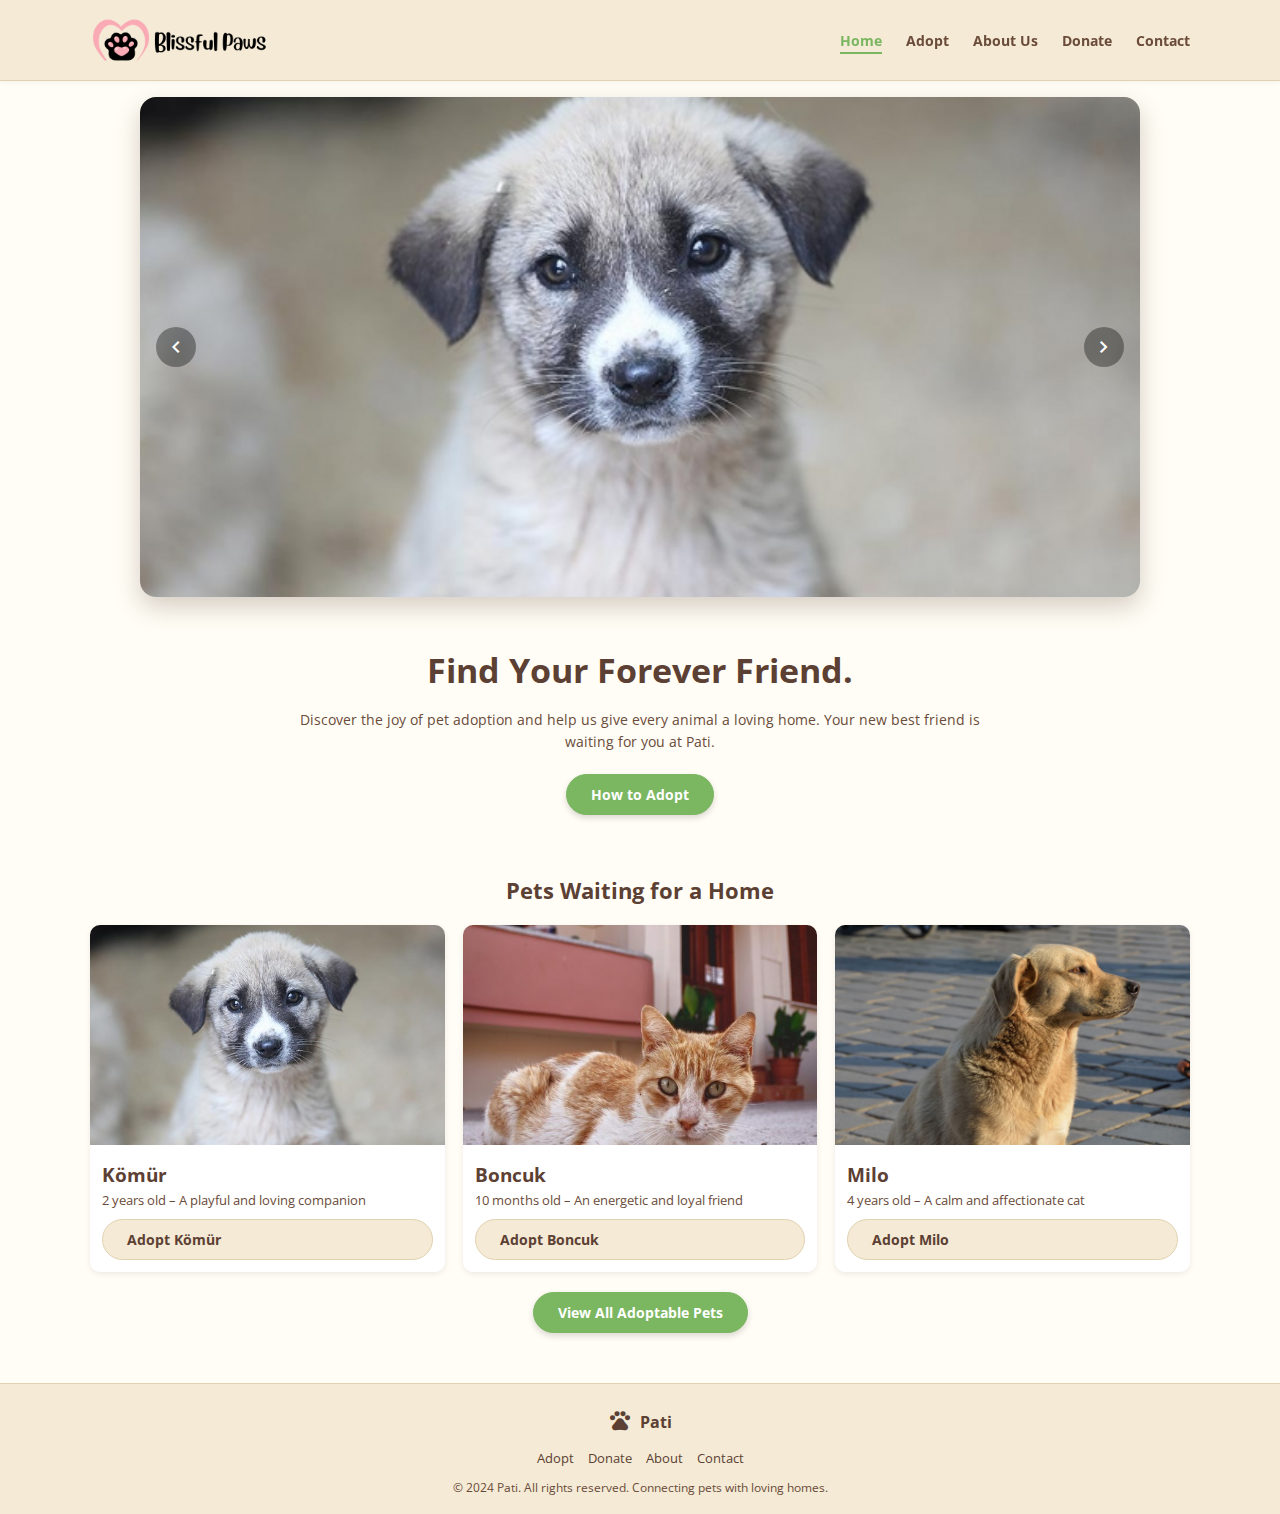
<file: index.html>
<!DOCTYPE html>
<html lang="en">

<head>
  <meta charset="UTF-8" />
  <meta name="viewport" content="width=device-width, initial-scale=1.0" />
  <title>Pati - Find Your Forever Friend</title>

  <!-- Google Fonts (FONTS) -->
  <link rel="preconnect" href="https://fonts.googleapis.com" />
  <link rel="preconnect" href="https://fonts.gstatic.com" crossorigin />
  <link
    href="https://fonts.googleapis.com/css2?family=Poppins:wght@500;700&family=Open+Sans:wght@400;600;700&display=swap"
    rel="stylesheet" />

  <!-- Material Symbols (ICONS) -->
  <link href="https://fonts.googleapis.com/css2?family=Material+Symbols+Outlined" rel="stylesheet" />

  <link rel="stylesheet" href="assets/css/index.css" />
</head>

<body>
  <!-- HEADER / NAVBAR -->
  <header class="site-header">
    <div class="container header-inner">
      <div class="logo-group">
        <a href="index.html" class="logo-link">
          <img src="assets/img/logo.png" alt="Blissful Paws" class="logo-image" />
        </a>
      </div>

      <nav class="main-nav">
        <ul>
          <li><a href="index.html" class="active">Home</a></li>
          <li><a href="adopt.html">Adopt</a></li>
          <li><a href="about.html">About Us</a></li>
          <li><a href="donate.html">Donate</a></li>
          <li><a href="contact.html">Contact</a></li>
        </ul>
      </nav>
    </div>
  </header>

  <main class="main">
    <!-- HERO CAROUSEL -->
    <section class="hero-carousel">
      <div class="hero-carousel-inner">
        <button class="carousel-arrow prev" type="button" aria-label="Previous image">
          <span class="material-symbols-outlined">chevron_left</span>
        </button>

        <div class="carousel-images">
          <img src="assets/img/animal1.jpg" alt="Happy adopted dog looking at the camera"
            class="carousel-image active" />
          <img src="assets/img/animal17.jpg" alt="Cat relaxing in a cozy home" class="carousel-image" />
          <img src="assets/img/animal3.jpg" alt="Volunteer cuddling a rescue dog" class="carousel-image" />
        </div>

        <button class="carousel-arrow next" type="button" aria-label="Next image">
          <span class="material-symbols-outlined">chevron_right</span>
        </button>
      </div>
    </section>
    <section class="hero">
      <div class="container hero-inner">
        <div class="hero-text">
          <h1>Find Your Forever Friend.</h1>
          <p>
            Discover the joy of pet adoption and help us give every animal a loving home.
            Your new best friend is waiting for you at Pati.
          </p>
          <div class="hero-buttons">
            <a href="adopt.html" class="btn btn-primary">How to Adopt</a>
          </div>
        </div>
      </div>
    </section>
  </main>

  <!-- FEATURED PETS -->
  <section class="section featured-pets">
    <div class="container">
      <h2 class="section-title">Pets Waiting for a Home</h2>

      <div class="pet-grid">
        <!-- PET CARD 1 -->
        <article class="pet-card">
          <div class="pet-image-wrapper">
            <img src="assets/img/animal1.jpg" alt="Kömür - a playful and loving companion" class="pet-image" />
          </div>
          <div class="pet-content">
            <h3 class="pet-name">Kömür</h3>
            <p class="pet-info">
              2 years old – A playful and loving companion
            </p>
            <a href="pet.html?id=komur" class="btn btn-secondary btn-full">
              Adopt Kömür
            </a>
          </div>
        </article>

        <!-- PET CARD 2 -->
        <article class="pet-card">
          <div class="pet-image-wrapper">
            <img src="assets/img/animal2.jpg" alt="Boncuk - an energetic and loyal friend" class="pet-image" />
          </div>
          <div class="pet-content">
            <h3 class="pet-name">Boncuk</h3>
            <p class="pet-info">
              10 months old – An energetic and loyal friend
            </p>
            <a href="pet.html?id=boncuk" class="btn btn-secondary btn-full">
              Adopt Boncuk
            </a>
          </div>
        </article>

        <!-- PET CARD 3 -->
        <article class="pet-card">
          <div class="pet-image-wrapper">
            <img src="assets/img/animal3.jpg" alt="Milo - a calm and affectionate cat" class="pet-image" />
          </div>
          <div class="pet-content">
            <h3 class="pet-name">Milo</h3>
            <p class="pet-info">
              4 years old – A calm and affectionate cat
            </p>
            <a href="pet.html?id=milo" class="btn btn-secondary btn-full">
              Adopt Milo
            </a>
          </div>
        </article>
      </div>

      <div class="featured-cta">
        <a href="adopt.html" class="btn btn-primary">
          View All Adoptable Pets
        </a>
      </div>
    </div>
  </section>
  </main>

  <!-- FOOTER -->
  <footer class="site-footer">
    <div class="container footer-inner">
      <div class="footer-brand">
        <div class="logo-icon small">
          <span class="material-symbols-outlined">pets</span>
        </div>
        <span class="footer-logo-text">Pati</span>
      </div>

      <div class="footer-links">
        <a href="adopt.html">Adopt</a>
        <a href="donate.html">Donate</a>
        <a href="about.html">About</a>
        <a href="contact.html">Contact</a>
      </div>

      <p class="footer-bottom">
        © 2024 Pati. All rights reserved. Connecting pets with loving homes.
      </p>
    </div>
  </footer>

  <script src="assets/js/main.js"></script>
</body>

</html>
</file>
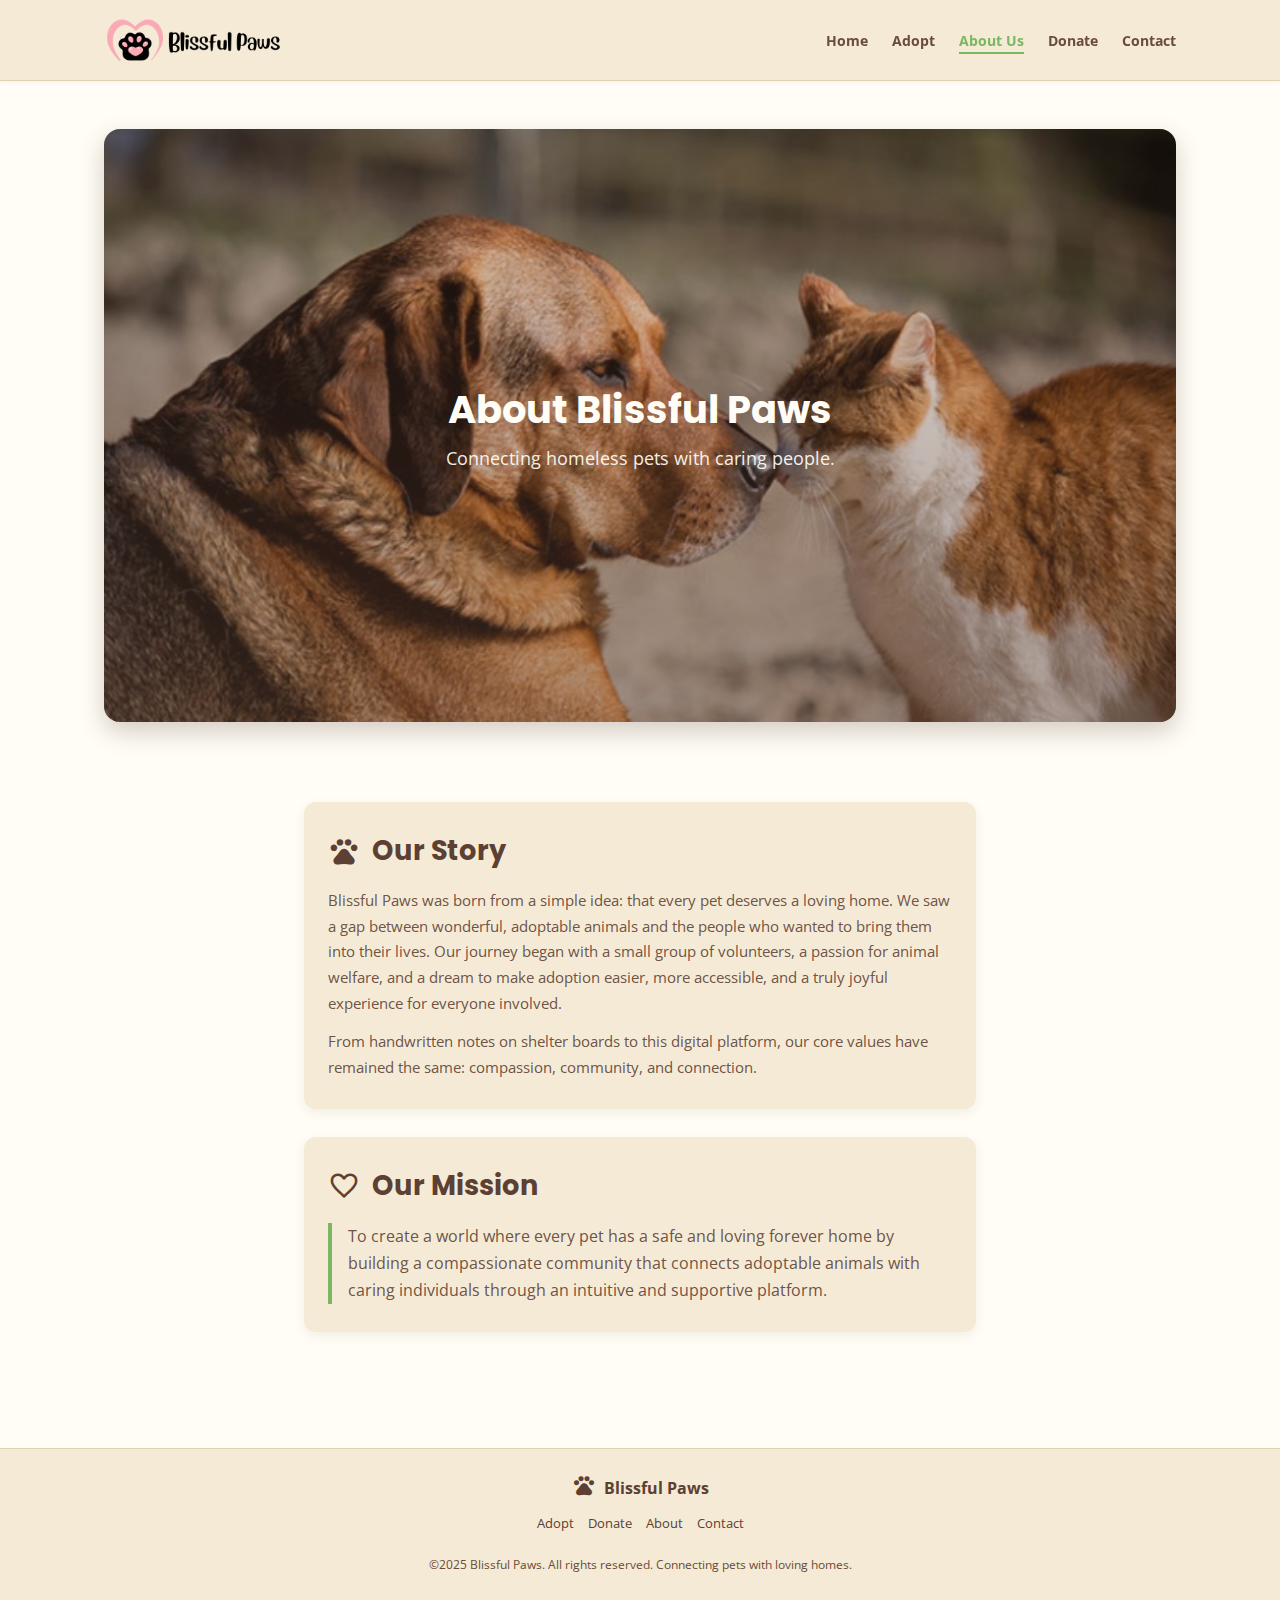
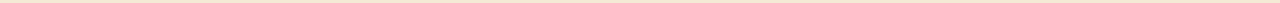
<file: about.html>
<!DOCTYPE html>
<html lang="en">
<head>
  <meta charset="utf-8" />
  <meta name="viewport" content="width=device-width, initial-scale=1.0" />
  <title>About Us - Pati</title>

  <!-- Google Fonts (FONTS) -->
  <link rel="preconnect" href="https://fonts.googleapis.com" />
  <link rel="preconnect" href="https://fonts.gstatic.com" crossorigin />
  <link
    href="https://fonts.googleapis.com/css2?family=Poppins:wght@700&family=Open+Sans:wght@400;600&display=swap"
    rel="stylesheet"
  />

  <!-- Material Symbols (ICONS) -->
  <link
    href="https://fonts.googleapis.com/css2?family=Material+Symbols+Outlined"
    rel="stylesheet"
  />

  <link rel="stylesheet" href="assets/css/about.css" />
</head>
<body>
  <div class="page">
    <!-- HEADER / NAVBAR -->
    <header class="site-header">
  <div class="container header-inner">
    <div class="logo-group">
      <a href="index.html" class="logo-link">
        <img src="assets/img/logo.png" alt="Blissful Paws" class="logo-image" />
      </a>
    </div>

    <nav class="main-nav">
      <ul>
        <li><a href="index.html">Home</a></li>
        <li><a href="adopt.html">Adopt</a></li>
        <li><a href="about.html" class="active">About Us</a></li>
        <li><a href="donate.html">Donate</a></li>
        <li><a href="contact.html">Contact</a></li>
      </ul>
    </nav>
  </div>
</header>


    <main class="main">
      <!-- HERO SECTION -->
      <section class="about-hero">
        <div class="container">
          <div class="about-hero-visual">
            <img
              src="assets/img/background.jpg"
              alt="A heartwarming close-up shot of a golden retriever puppy looking up with happy eyes"
              class="hero-bg-image"
            />
            <div class="hero-overlay"></div>
            <div class="hero-hero-text">
              <h1>About Blissful Paws</h1>
              <h2>Connecting homeless pets with caring people.</h2>
            </div>
          </div>
        </div>
      </section>

      <!-- CONTENT SECTIONS -->
      <section class="about-section">
        <div class="container about-content">
          <!-- OUR STORY -->
          <article class="about-card">
            <div class="about-card-header">
              <span class="material-symbols-outlined about-icon">pets</span>
              <h2>Our Story</h2>
            </div>
            <div class="about-card-body">
              <p>
                Blissful Paws was born from a simple idea: that every pet deserves a loving
                home. We saw a gap between wonderful, adoptable animals and the
                people who wanted to bring them into their lives. Our journey began
                with a small group of volunteers, a passion for animal welfare, and
                a dream to make adoption easier, more accessible, and a truly joyful
                experience for everyone involved.
              </p>
              <p>
                From handwritten notes on shelter boards to this digital platform,
                our core values have remained the same: compassion, community, and
                connection.
              </p>
            </div>
          </article>

          <!-- OUR MISSION -->
          <article class="about-card">
            <div class="about-card-header">
              <span class="material-symbols-outlined about-icon">favorite</span>
              <h2>Our Mission</h2>
            </div>
            <div class="about-card-body mission-body">
              <p>
                To create a world where every pet has a safe and loving forever home
                by building a compassionate community that connects adoptable animals
                with caring individuals through an intuitive and supportive platform.
              </p>
            </div>
          </article>
        </div>
      </section>
    </main>

  <!-- FOOTER -->
  <footer class="site-footer">
    <div class="container footer-inner">
      <div class="footer-brand">
        <div class="logo-icon small">
          <span class="material-symbols-outlined">pets</span>
        </div>
        <span class="footer-logo-text">Blissful Paws</span>
      </div>

      <div class="footer-links">
        <a href="adopt.html">Adopt</a>
        <a href="donate.html">Donate</a>
        <a href="about.html">About</a>
        <a href="contact.html">Contact</a>
      </div>

      <p class="footer-bottom">
        ©2025 Blissful Paws. All rights reserved. Connecting pets with loving homes.
      </p>
    </div>
  </footer>
  </div>
</body>
</html>
</file>
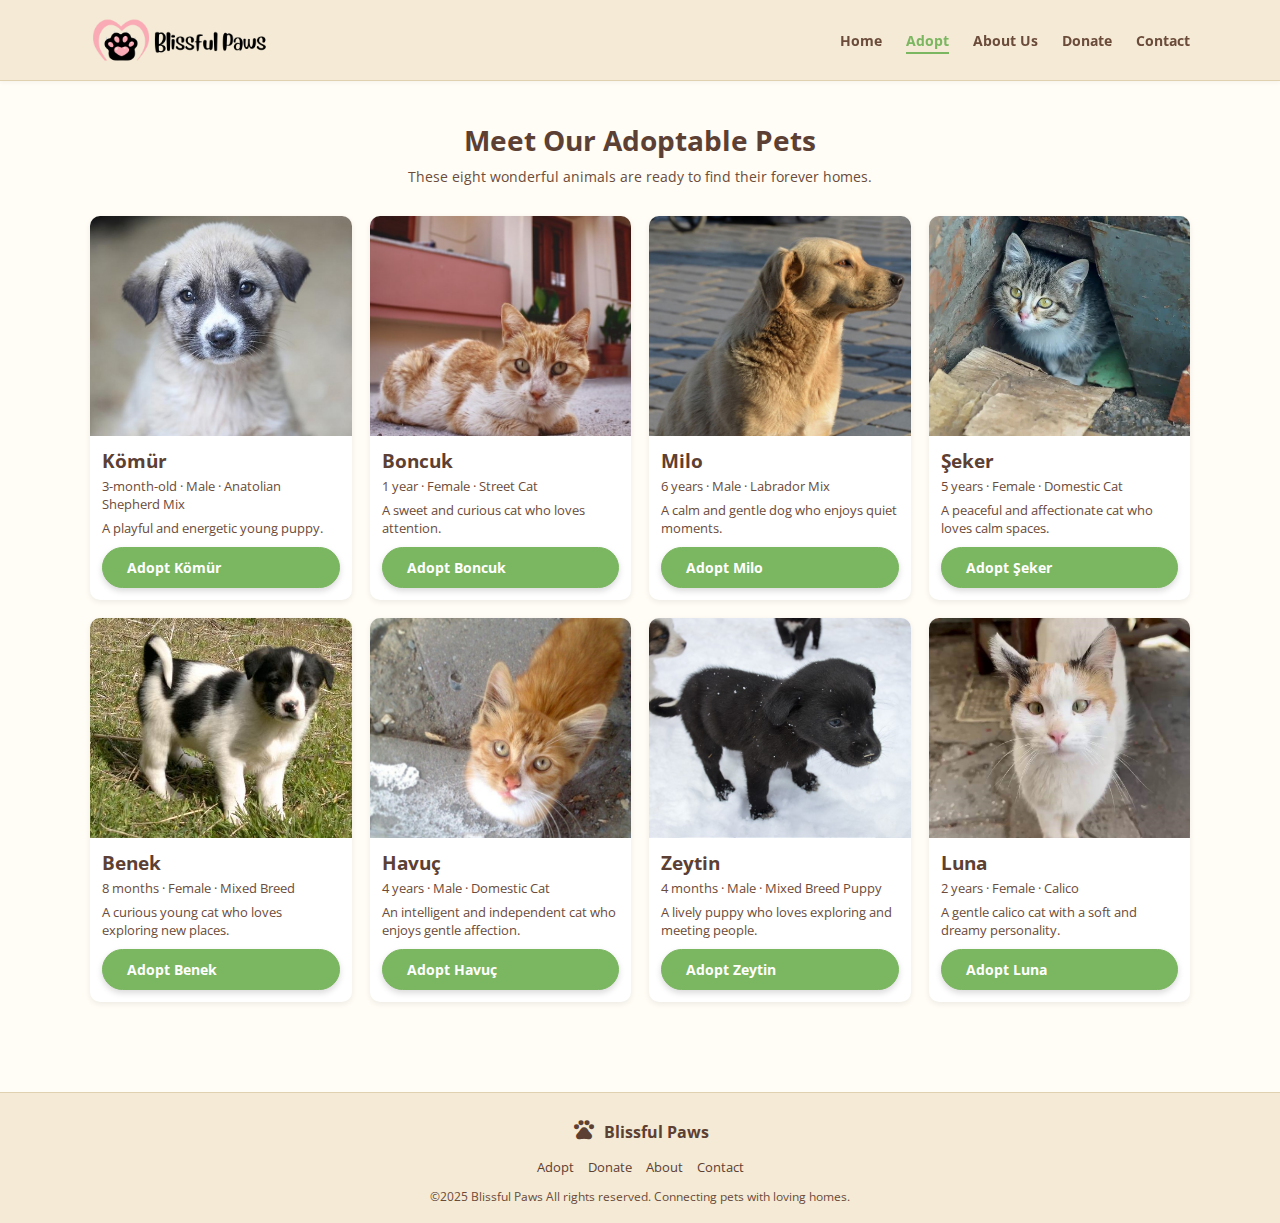
<file: adopt.html>
<!DOCTYPE html>
<html lang="en">
<head>
  <meta charset="utf-8" />
  <meta name="viewport" content="width=device-width, initial-scale=1.0" />
  <title>Pati - Adopt a Pet</title>

  <!-- Google Fonts (FONTS) -->
  <link rel="preconnect" href="https://fonts.googleapis.com" />
  <link rel="preconnect" href="https://fonts.gstatic.com" crossorigin />
  <link
    href="https://fonts.googleapis.com/css2?family=Poppins:wght@700&family=Open+Sans:wght@400;600&display=swap"
    rel="stylesheet"
  />

  <!-- Material Symbols (ICONS) -->
  <link
    href="https://fonts.googleapis.com/css2?family=Material+Symbols+Outlined"
    rel="stylesheet"
  />

  <link rel="stylesheet" href="assets/css/adopt.css" />
</head>
<body>

  <!-- HEADER -->
  <header class="site-header">
    <div class="container header-inner">
      <div class="logo-group">
        <a href="index.html" class="logo-link">
          <img src="assets/img/logo.png" alt="Blissful Paws" class="logo-image" />
        </a>
      </div>

      <nav class="main-nav">
        <ul>
          <li><a href="index.html">Home</a></li>
          <li><a href="adopt.html" class="active">Adopt</a></li>
          <li><a href="about.html">About Us</a></li>
          <li><a href="donate.html">Donate</a></li>
          <li><a href="contact.html">Contact</a></li>
        </ul>
      </nav>
    </div>
  </header>

  <!-- MAIN -->
  <main class="main">
    <section class="adopt-header">
      <div class="container">
        <h1>Meet Our Adoptable Pets</h1>
        <p class="adopt-subtitle">
          These eight wonderful animals are ready to find their forever homes.
        </p>
      </div>
    </section>

    <section class="pet-section">
      <div class="container">
        <div class="pet-grid">

          <!-- Kömür -->
          <article class="pet-card">
            <div class="pet-image-wrapper">
              <img
                src="assets/img/animal1.jpg"
                alt="Kömür"
                class="pet-image"
              />
            </div>
            <div class="pet-content">
              <h3 class="pet-name">Kömür</h3>
              <p class="pet-meta">3-month-old · Male · Anatolian Shepherd Mix</p>
              <p class="pet-desc">A playful and energetic young puppy.</p>
              <a href="pet.html?id=komur" class="btn btn-primary btn-full">Adopt Kömür</a>
            </div>
          </article>

          <!-- Boncuk -->
          <article class="pet-card">
            <div class="pet-image-wrapper">
              <img
                src="assets/img/animal2.jpg"
                alt="Boncuk"
                class="pet-image"
              />
            </div>
            <div class="pet-content">
              <h3 class="pet-name">Boncuk</h3>
              <p class="pet-meta">1 year · Female · Street Cat</p>
              <p class="pet-desc">A sweet and curious cat who loves attention.</p>
              <a href="pet.html?id=boncuk" class="btn btn-primary btn-full">Adopt Boncuk</a>
            </div>
          </article>

          <!-- Milo -->
          <article class="pet-card">
            <div class="pet-image-wrapper">
              <img
                src="assets/img/animal3.jpg"
                alt="Milo"
                class="pet-image"
              />
            </div>
            <div class="pet-content">
              <h3 class="pet-name">Milo</h3>
              <p class="pet-meta">6 years · Male · Labrador Mix</p>
              <p class="pet-desc">A calm and gentle dog who enjoys quiet moments.</p>
              <a href="pet.html?id=milo" class="btn btn-primary btn-full">Adopt Milo</a>
            </div>
          </article>

          <!-- Şeker -->
          <article class="pet-card">
            <div class="pet-image-wrapper">
              <img
                src="assets/img/animal17.jpg"
                alt="Şeker"
                class="pet-image"
              />
            </div>
            <div class="pet-content">
              <h3 class="pet-name">Şeker</h3>
              <p class="pet-meta">5 years · Female · Domestic Cat</p>
              <p class="pet-desc">A peaceful and affectionate cat who loves calm spaces.</p>
              <a href="pet.html?id=seker" class="btn btn-primary btn-full">Adopt Şeker</a>
            </div>
          </article>

          <!-- Benek -->
          <article class="pet-card">
            <div class="pet-image-wrapper">
              <img
                src="assets/img/animal6.jpg"
                alt="Benek"
                class="pet-image"
              />
            </div>
            <div class="pet-content">
              <h3 class="pet-name">Benek</h3>
              <p class="pet-meta">8 months · Female · Mixed Breed</p>
              <p class="pet-desc">A curious young cat who loves exploring new places.</p>
              <a href="pet.html?id=benek" class="btn btn-primary btn-full">Adopt Benek</a>
            </div>
          </article>

          <!-- Havuç -->
          <article class="pet-card">
            <div class="pet-image-wrapper">
              <img
                src="assets/img/animal5.jpg"
                alt="Havuç"
                class="pet-image"
              />
            </div>
            <div class="pet-content">
              <h3 class="pet-name">Havuç</h3>
              <p class="pet-meta">4 years · Male · Domestic Cat</p>
              <p class="pet-desc">An intelligent and independent cat who enjoys gentle affection.</p>
              <a href="pet.html?id=havuc" class="btn btn-primary btn-full">Adopt Havuç</a >
            </div>
          </article>

          <!-- Zeytin -->
          <article class="pet-card">
            <div class="pet-image-wrapper">
              <img
                src="assets/img/animal11.jpg"
                alt="Zeytin"
                class="pet-image"
              />
            </div>
            <div class="pet-content">
              <h3 class="pet-name">Zeytin</h3>
              <p class="pet-meta">4 months · Male · Mixed Breed Puppy</p>
              <p class="pet-desc">A lively puppy who loves exploring and meeting people.</p>
              <a href="pet.html?id=zeytin" class="btn btn-primary btn-full">Adopt Zeytin</a>
            </div>
          </article>

          <!-- Luna -->
          <article class="pet-card">
            <div class="pet-image-wrapper">
              <img
                src="assets/img/animal13.jpg"
                alt="Luna"
                class="pet-image"
              />
            </div>
            <div class="pet-content">
              <h3 class="pet-name">Luna</h3>
              <p class="pet-meta">2 years · Female · Calico</p>
              <p class="pet-desc">A gentle calico cat with a soft and dreamy personality.</p>
              <a href="pet.html?id=luna" class="btn btn-primary btn-full">Adopt Luna</a>
            </div>
          </article>

        </div>
      </div>
    </section>
  </main>

  <!-- FOOTER -->
  <footer class="site-footer">
    <div class="container footer-inner">
      <div class="footer-brand">
        <div class="logo-icon small">
          <span class="material-symbols-outlined">pets</span>
        </div>
        <span class="footer-logo-text">Blissful Paws</span>
      </div>

      <div class="footer-links">
        <a href="adopt.html">Adopt</a>
        <a href="donate.html">Donate</a>
        <a href="about.html">About</a>
        <a href="contact.html">Contact</a>
      </div>

      <p class="footer-bottom">
        ©2025 Blissful Paws All rights reserved. Connecting pets with loving homes.
      </p>
    </div>
  </footer>

</body>
</html>
</file>
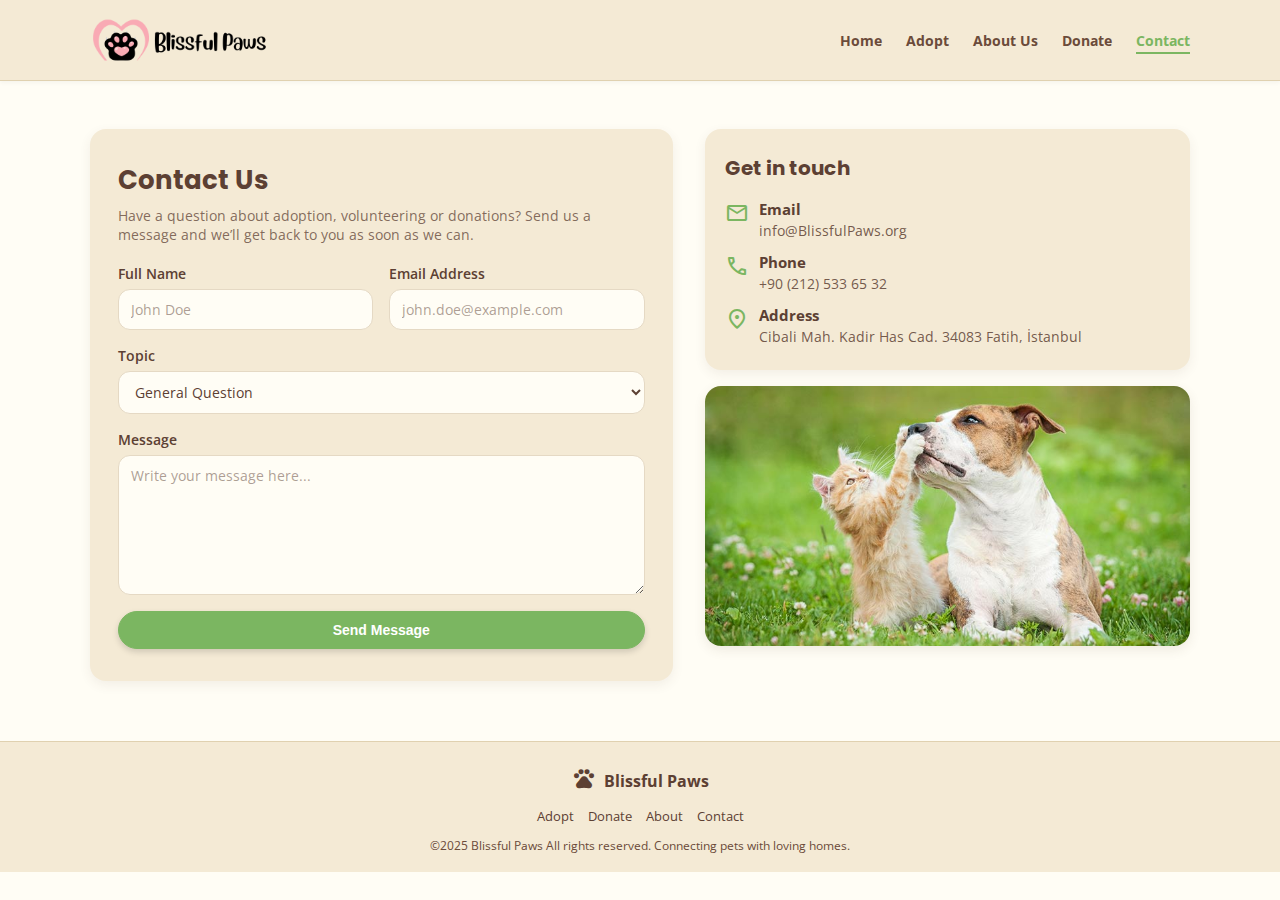
<file: contact.html>
<!DOCTYPE html>
<html lang="en">
<head>
  <meta charset="utf-8" />
  <meta name="viewport" content="width=device-width, initial-scale=1.0" />
  <title>Contact - Pati</title>

  <!-- Google Fonts (FONTS) -->
  <link rel="preconnect" href="https://fonts.googleapis.com" />
  <link rel="preconnect" href="https://fonts.gstatic.com" crossorigin />
  <link
    href="https://fonts.googleapis.com/css2?family=Poppins:wght@700&family=Open+Sans:wght@400;600&display=swap"
    rel="stylesheet"
  />

  <!-- Material Symbols (ICONS) -->
  <link
    href="https://fonts.googleapis.com/css2?family=Material+Symbols+Outlined"
    rel="stylesheet"
  />

  <link rel="stylesheet" href="assets/css/contact.css" />
</head>
<body>
  <!-- HEADER -->
  <!-- HEADER / NAVBAR -->
    <header class="site-header">
  <div class="container header-inner">
    <div class="logo-group">
      <a href="index.html" class="logo-link">
        <img src="assets/img/logo.png" alt="Blissful Paws" class="logo-image" />
      </a>
    </div>

    <nav class="main-nav">
      <ul>
        <li><a href="index.html">Home</a></li>
        <li><a href="adopt.html">Adopt</a></li>
        <li><a href="about.html" >About Us</a></li>
        <li><a href="donate.html">Donate</a></li>
        <li><a href="contact.html" class="active">Contact</a></li>
      </ul>
    </nav>
  </div>
</header>

  <!-- MAIN -->
  <main class="main">
    <section class="contact-section">
      <div class="container contact-layout">
        <!-- LEFT FORM -->
        <div class="contact-card">
          <h1>Contact Us</h1>
          <p class="contact-subtitle">
            Have a question about adoption, volunteering or donations? Send us a message and we’ll get back to you as soon as we can.
          </p>

          <form class="contact-form">
            <div class="form-row">
              <div class="form-field">
                <label for="name">Full Name</label>
                <input
                  type="text"
                  id="name"
                  name="name"
                  placeholder="John Doe"
                />
              </div>
              <div class="form-field">
                <label for="email">Email Address</label>
                <input
                  type="email"
                  id="email"
                  name="email"
                  placeholder="john.doe@example.com"
                />
              </div>
            </div>

            <div class="form-field">
              <label for="topic">Topic</label>
              <select id="topic" name="topic">
                <option value="general">General Question</option>
                <option value="adoption">Adoption</option>
                <option value="donation">Donation</option>
                <option value="volunteer">Volunteering</option>
              </select>
            </div>

            <div class="form-field">
              <label for="message">Message</label>
              <textarea
                id="message"
                name="message"
                placeholder="Write your message here..."
              ></textarea>
            </div>

            <button type="submit" class="btn btn-primary btn-full">
              Send Message
            </button>
          </form>
        </div>

        <!-- RIGHT INFO -->
        <aside class="contact-sidebar">
          <div class="info-card">
            <h2>Get in touch</h2>

            <div class="info-item">
              <span class="material-symbols-outlined info-icon"> mail </span>
              <div>
                <h3>Email</h3>
                <p>info@BlissfulPaws.org</p>
              </div>
            </div>

            <div class="info-item">
              <span class="material-symbols-outlined info-icon"> call </span>
              <div>
                <h3>Phone</h3>
                <p>+90 (212) 533 65 32</p>
              </div>
            </div>

            <div class="info-item">
              <span class="material-symbols-outlined info-icon"> location_on </span>
              <div>
                <h3>Address</h3>
                <p>Cibali Mah. Kadir Has Cad. 34083 Fatih, İstanbul</p>
              </div>
            </div>
          </div>

          <div class="contact-image-wrapper">
            <img
              src="assets/img/contactbackground.jpg"
              alt="A person gently petting a dog"
              class="contact-image"
            />
          </div>
        </aside>
      </div>
    </section>
  </main>

  <!-- FOOTER -->
  <footer class="site-footer">
    <div class="container footer-inner">
      <div class="footer-brand">
        <div class="logo-icon small">
          <span class="material-symbols-outlined">pets</span>
        </div>
        <span class="footer-logo-text">Blissful Paws</span>
      </div>

      <div class="footer-links">
        <a href="adopt.html">Adopt</a>
        <a href="donate.html">Donate</a>
        <a href="about.html">About</a>
        <a href="contact.html">Contact</a>
      </div>

      <p class="footer-bottom">
       ©2025 Blissful Paws All rights reserved. Connecting pets with loving homes.
      </p>
    </div>
  </footer>

  <script src="assets/js/main.js"></script>
</body>
</html>
</file>
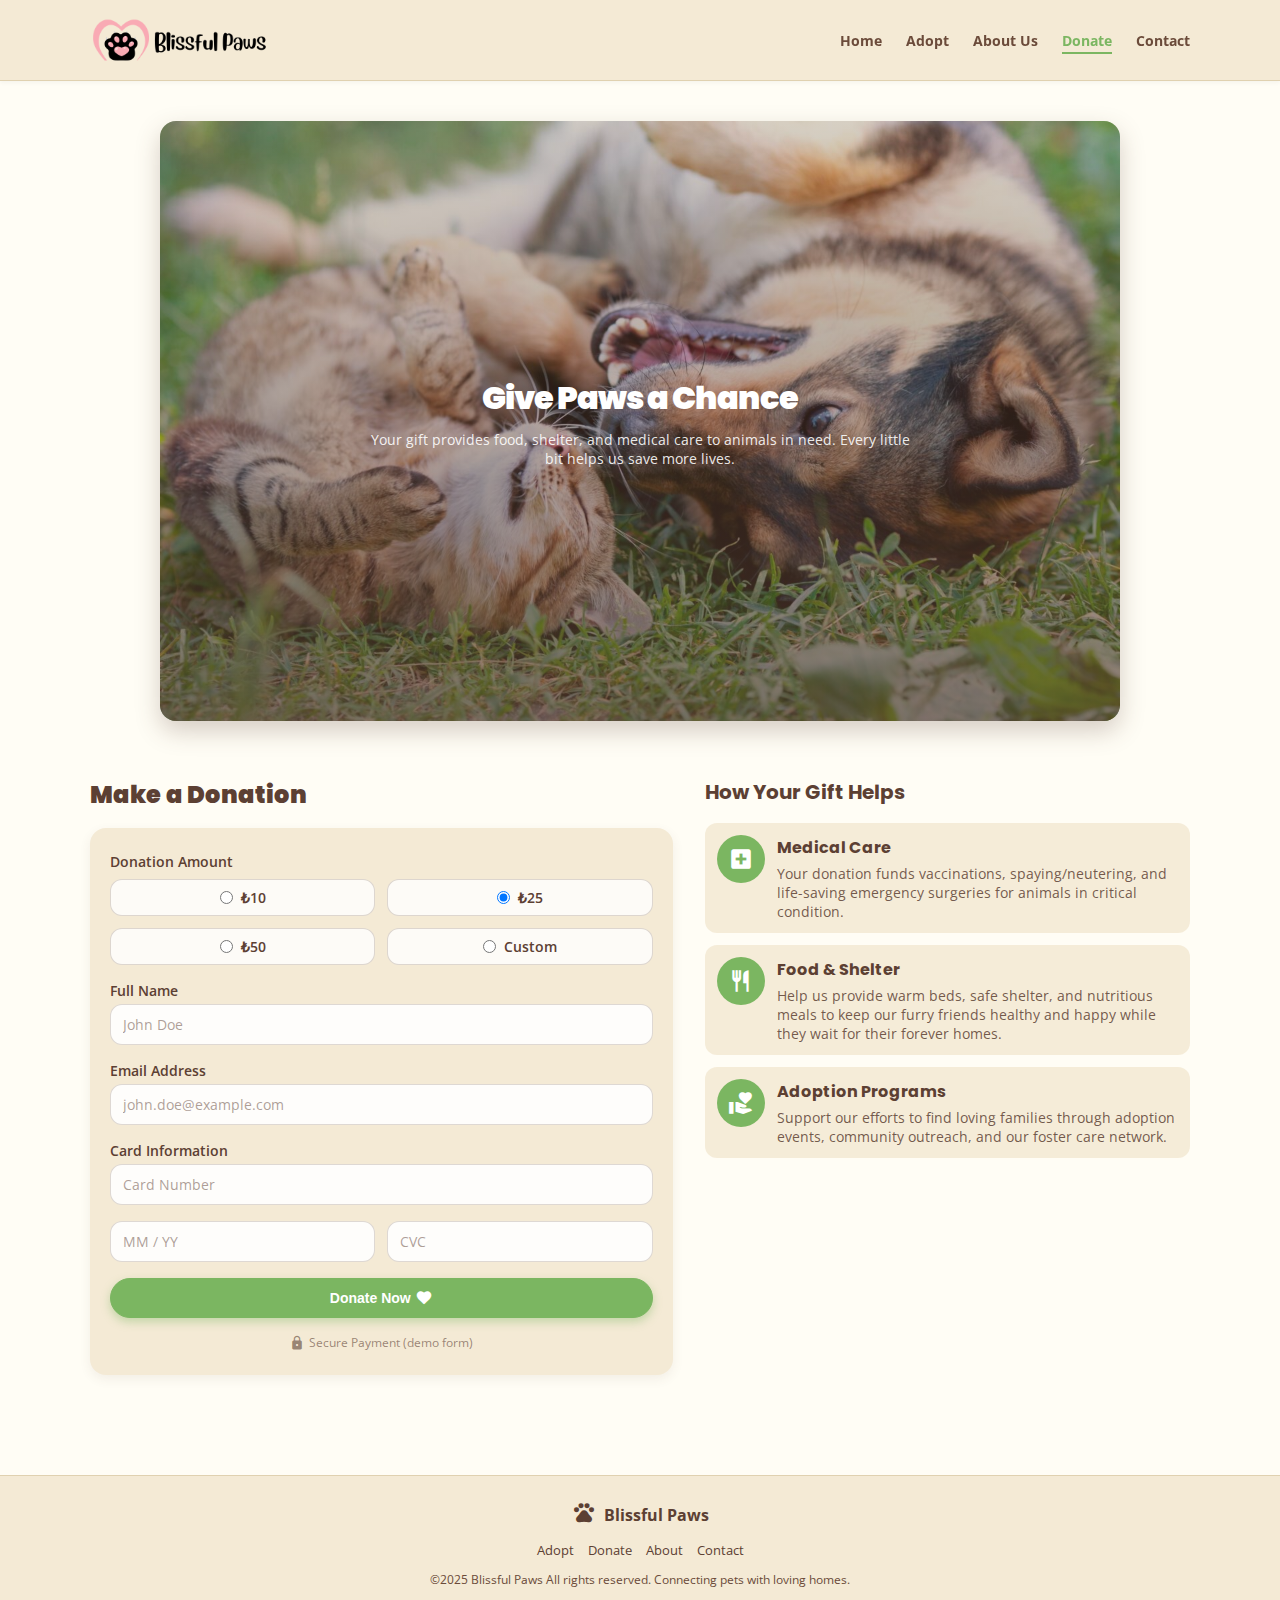
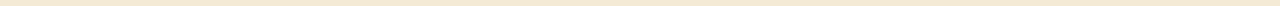
<file: donate.html>
<!DOCTYPE html>
<html lang="en">
<head>
  <meta charset="utf-8" />
  <meta name="viewport" content="width=device-width, initial-scale=1.0" />
  <title>Pati - Donate</title>

  <!-- Google Fonts (FONTS) -->
  <link rel="preconnect" href="https://fonts.googleapis.com" />
  <link rel="preconnect" href="https://fonts.gstatic.com" crossorigin />
  <link
    href="https://fonts.googleapis.com/css2?family=Poppins:wght@700;900&family=Open+Sans:wght@400;600;700&display=swap"
    rel="stylesheet"
  />

  <!-- Material Symbols (ICONS) -->
  <link
    href="https://fonts.googleapis.com/css2?family=Material+Symbols+Outlined:wght,FILL@100..700,0..1&display=swap"
    rel="stylesheet"
  />

  <link rel="stylesheet" href="assets/css/donate.css" />
</head>
<body>
  <div class="page">
    <!-- HEADER -->
    <header class="site-header">
  <div class="container header-inner">
    <div class="logo-group">
      <a href="index.html" class="logo-link">
        <img src="assets/img/logo.png" alt="Blissful Paws" class="logo-image" />
      </a>
    </div>

    <nav class="main-nav">
      <ul>
        <li><a href="index.html">Home</a></li>
        <li><a href="adopt.html">Adopt</a></li>
        <li><a href="about.html">About Us</a></li>
        <li><a href="donate.html" class="active">Donate</a></li>
        <li><a href="contact.html">Contact</a></li>
      </ul>
    </nav>
  </div>
</header>


    <!-- MAIN -->
    <main class="main">
      <!-- HERO -->
      <section class="donate-hero">
        <div class="container">
          <div class="donate-hero-inner">
            <div class="donate-hero-image-wrapper">
              <img
                src="assets/img/background2.jpg"
                alt="A heartwarming close-up photo of a happy golden retriever puppy."
                class="donate-hero-image"
              />
              <div class="donate-hero-overlay"></div>
              <div class="donate-hero-text">
                <h1>Give Paws a Chance</h1>
                <h2>
                  Your gift provides food, shelter, and medical care to animals in need.
                  Every little bit helps us save more lives.
                </h2>
              </div>
            </div>
          </div>
        </div>
      </section>

      <!-- DONATION FORM + IMPACT -->
      <section class="donate-main" id="donate-form">
        <div class="container donate-layout">
          <!-- LEFT: FORM -->
          <div class="donate-form-column">
            <div class="donate-form-heading">
              <p class="donate-title">Make a Donation</p>
            </div>

            <div class="donate-form-card">

              <!-- Amount -->
              <div class="form-group">
                <span class="form-label">Donation Amount</span>
                <div class="amount-grid">
                  <label class="amount-option">
                    <input type="radio" name="donation-amount" value="10" />
                    <span>₺10</span>
                  </label>
                  <label class="amount-option">
                    <input
                      type="radio"
                      name="donation-amount"
                      value="25"
                      checked
                    />
                    <span>₺25</span>
                  </label>
                  <label class="amount-option">
                    <input type="radio" name="donation-amount" value="50" />
                    <span>₺50</span>
                  </label>
                  <label class="amount-option">
                    <input type="radio" name="donation-amount" value="custom" />
                    <span>Custom</span>
                  </label>
                </div>
              </div>

              <div class="form-field" id="custom-amount-wrapper" style="display: none;">
                <label for="custom-amount">Custom Amount (₺)</label>
                <input
                  type="number"
                  id="custom-amount"
                  name="custom-amount"
                  placeholder="Enter amount"
                  min="1"
                />
              </div>

              <!-- Name -->
              <div class="form-field">
                <label for="donor-name">Full Name</label>
                <input
                  type="text"
                  id="donor-name"
                  name="donor-name"
                  placeholder="John Doe"
                />
              </div>

              <!-- Email -->
              <div class="form-field">
                <label for="donor-email">Email Address</label>
                <input
                  type="email"
                  id="donor-email"
                  name="donor-email"
                  placeholder="john.doe@example.com"
                />
              </div>

              <!-- Card info -->
              <div class="form-field">
                <label for="card-number">Card Information</label>
                <input
                  type="text"
                  id="card-number"
                  name="card-number"
                  placeholder="Card Number"
                />
              </div>

              <div class="form-row">
                <div class="form-field">
                  <input type="text" placeholder="MM / YY" />
                </div>
                <div class="form-field">
                  <input type="text" placeholder="CVC" />
                </div>
              </div>

              <!-- Submit -->
              <button type="submit" class="btn btn-primary btn-full">
                <span>Donate Now</span>
                <span class="material-symbols-outlined btn-icon">favorite</span>
              </button>

              <p class="secure-note">
                <span class="material-symbols-outlined lock-icon">lock</span>
                Secure Payment (demo form)
              </p>
            </div>
          </div>

          <!-- RIGHT: IMPACT -->
          <div class="donate-impact-column">
            <h3 class="impact-title">How Your Gift Helps</h3>

            <div class="impact-list">
              <!-- Card 1 -->
              <article class="impact-card">
                <div class="impact-icon-circle">
                  <span class="material-symbols-outlined">local_hospital</span>
                </div>
                <div class="impact-text">
                  <h4>Medical Care</h4>
                  <p>
                    Your donation funds vaccinations, spaying/neutering, and
                    life-saving emergency surgeries for animals in critical condition.
                  </p>
                </div>
              </article>

              <!-- Card 2 -->
              <article class="impact-card">
                <div class="impact-icon-circle">
                  <span class="material-symbols-outlined">restaurant</span>
                </div>
                <div class="impact-text">
                  <h4>Food &amp; Shelter</h4>
                  <p>
                    Help us provide warm beds, safe shelter, and nutritious meals
                    to keep our furry friends healthy and happy while they wait
                    for their forever homes.
                  </p>
                </div>
              </article>

              <!-- Card 3 -->
              <article class="impact-card">
                <div class="impact-icon-circle">
                  <span class="material-symbols-outlined">volunteer_activism</span>
                </div>
                <div class="impact-text">
                  <h4>Adoption Programs</h4>
                  <p>
                    Support our efforts to find loving families through adoption
                    events, community outreach, and our foster care network.
                  </p>
                </div>
              </article>
            </div>
          </div>
        </div>
      </section>
    </main>

  <!-- FOOTER -->
  <footer class="site-footer">
    <div class="container footer-inner">
      <div class="footer-brand">
        <div class="logo-icon small">
          <span class="material-symbols-outlined">pets</span>
        </div>
        <span class="footer-logo-text">Blissful Paws</span>
      </div>

      <div class="footer-links">
        <a href="adopt.html">Adopt</a>
        <a href="donate.html">Donate</a>
        <a href="about.html">About</a>
        <a href="contact.html">Contact</a>
      </div>

      <p class="footer-bottom">
       ©2025 Blissful Paws All rights reserved. Connecting pets with loving homes.
      </p>
    </div>
  </footer>
  </div>
  <script src="assets/js/main.js"></script>
</body>
</html>
</file>
<file: assets/css/index.css>
* {
  margin: 0;
  padding: 0;
  box-sizing: border-box;
}

body {
  font-family: "Open Sans", Arial, sans-serif;
  background: #fffdf5;
  color: #5c4033;
}

a {
  text-decoration: none;
  color: inherit;
}

.container {
  width: 90%;
  max-width: 1100px;
  margin: 0 auto;
}

/* NAVBAR */

.site-header {
  position: sticky;
  top: 0;
  background: #f4ead5;
  border-bottom: 1px solid #e0d1b0;
  box-shadow: 0 2px 4px rgba(0, 0, 0, 0.04);
  z-index: 10;
}

.header-inner {
  display: flex;
  align-items: center;
  justify-content: space-between;
  height: 80px;
}

/* LOGO */

.logo-group {
  display: flex;
  align-items:center;

}

.logo-link {
  display: flex;
  align-items: center;
  gap: 8px;
  text-decoration: none;
}

.logo-image {
  height: 90px;     
  width: auto;
}

.logo-text {
  font-size: 22px;
  font-weight: 700;
  color: #2c1b16;
}

/* NAV LINKS */

.main-nav ul {
  list-style: none;
  display: flex;
  gap: 24px;
}

.main-nav a {
  font-size: 14px;
  font-weight: bold;
  color: #6b4b3a;
}

.main-nav a:hover {
  color: #3f291e;
}

.main-nav a.active {
  color: #7bb661;
  border-bottom: 2px solid #7bb661;
  padding-bottom: 2px;
}

.mobile-menu-button {
  display: none;
}

/* HERO CAROUSEL */

.hero-carousel {
  padding-top: 16px;
}

.hero-carousel-inner {
  position: relative;
  width: 100%;
  max-width: 1000px;
  max-height: 500px;
  margin: 0 auto;
  height: calc(100vh - 120px); 
  border-radius: 16px;
  overflow: hidden;
  box-shadow: 0 10px 25px rgba(92, 64, 51, 0.25);
}


.carousel-images {
  width: 100%;
  height: 100%;
}

.carousel-image {
  width: 100%;
  height: 100%;
  object-fit: cover;
  display: none;
}

.carousel-image.active {
  display: block;
}

/* OK BUTTONS */

.carousel-arrow {
  position: absolute;
  top: 50%;
  transform: translateY(-50%);
  border: none;
  background: rgba(0, 0, 0, 0.35);
  color: #fff;
  width: 40px;
  height: 40px;
  border-radius: 999px;
  display: flex;
  align-items: center;
  justify-content: center;
  cursor: pointer;
}

.carousel-arrow.prev {
  left: 16px;
}

.carousel-arrow.next {
  right: 16px;
}

.carousel-arrow .material-symbols-outlined {
  font-size: 24px;
}

@media (max-width: 600px) {
  .hero-carousel-inner {
    height: 55vh;
  }
}


/* HERO */

.hero {
  padding: 50px 0 40px;
  text-align: center;
}

.hero-inner {
  max-width: 700px;
  margin: 0 auto;
}

.hero h1 {
  font-size: 34px;
  margin-bottom: 16px;
}

.hero p {
  font-size: 14px;
  line-height: 1.6;
  color: #6b4b3a;
  margin-bottom: 20px;
}

.hero-buttons {
  margin-top: 10px;
}

/* BUTTONS */

.btn {
  display: inline-block;
  padding: 10px 24px;
  border-radius: 999px;
  font-size: 14px;
  font-weight: bold;
  border: 1px solid transparent;
  cursor: pointer;
}

.btn-primary {
  background: #7bb661;
  color: #fff;
  border-color: #7bb661;
  box-shadow: 0 3px 6px rgba(0, 0, 0, 0.15);
}

.btn-primary:hover {
  background: #6aa154;
}

.btn-secondary {
  background: #f4ead5;
  color: #5c4033;
  border-color: #e0d1b0;
}

.btn-secondary:hover {
  background: #e6d9bf;
}

.btn-full {
  width: 100%;
}

/* SECTION TITLE */

.section {
  padding: 20px 0 30px;
}

.section-title {
  text-align: center;
  font-size: 22px;
  margin-bottom: 20px;
}

/* PET CARDS */

.pet-grid {
  display: grid;
  grid-template-columns: 1fr;
  gap: 18px;
}


.pet-card {
  background: #fff;
  border-radius: 10px;
  box-shadow: 0 2px 6px rgba(0, 0, 0, 0.08);
  overflow: hidden;
  display: flex;
  flex-direction: column;
}

.pet-card img {
  width: 100%;
  height: 220px;
  object-fit: cover;
}

.pet-content {
  padding: 12px;
}

.pet-name {
  font-weight: bold;
  margin-bottom: 4px;
}

.pet-info {
  font-size: 13px;
  color: #6b4b3a;
  margin-bottom: 10px;
}

.featured-cta {
  text-align: center;
  margin-top: 20px;
}

/* FOOTER */

.site-footer {
  background: #f4ead5;
  border-top: 1px solid #e0d1b0;
  padding: 24px 0 18px;
  margin-top: 20px;
}

.footer-inner {
  text-align: center;
  display: flex;
  flex-direction: column;
  gap: 12px;
  align-items: center;
}

.footer-brand {
  display: flex;
  align-items: center;
  gap: 8px;
}

.footer-logo-text {
  font-weight: bold;
}

.footer-links {
  display: flex;
  gap: 14px;
  font-size: 13px;
}

.footer-links a:hover {
  color: #7bb661;
}

.footer-bottom {
  font-size: 12px;
  color: #6b4b3a;
}

/* RESPONSIVE */

@media (min-width: 768px) {
  .pet-grid {
    grid-template-columns: repeat(3, 1fr);
  }
}
</file>
<file: assets/css/about.css>
*,
*::before,
*::after {
  box-sizing: border-box;
}

html,
body {
  margin: 0;
  padding: 0;
}

body {
  font-family: "Open Sans", system-ui, -apple-system, BlinkMacSystemFont,
    "Segoe UI", sans-serif;
  background-color: #fffdf5; 
  color: #5c4033; 
}

a {
  color: inherit;
  text-decoration: none;
}

.page {
  min-height: 100vh;
  display: flex;
  flex-direction: column;
}



.container {
  max-width: 1120px;
  margin: 0 auto;
  padding: 0 1.5rem;
}

/* HEADER / NAVBAR */

/* NAVBAR */

.site-header {
  position: sticky;
  top: 0;
  background: #f4ead5;
  border-bottom: 1px solid #e0d1b0;
  box-shadow: 0 2px 4px rgba(0, 0, 0, 0.04);
  z-index: 10;
}

.header-inner {
  display: flex;
  align-items: center;
  justify-content: space-between;
  height: 80px;
}

/* LOGO */

.logo-group {
  display: flex;
  align-items:center;

}

.logo-link {
  display: flex;
  align-items: center;
  gap: 8px;
  text-decoration: none;
}

.logo-image {
  height: 90px;    
  width: auto;
}

.logo-text {
  font-size: 22px;
  font-weight: 700;
  color: #2c1b16;
}

/* NAV LINKS */

.main-nav ul {
  list-style: none;
  display: flex;
  gap: 24px;
}

.main-nav a {
  font-size: 14px;
  font-weight: bold;
  color: #6b4b3a;
}

.main-nav a:hover {
  color: #3f291e;
}

.main-nav a.active {
  color: #7bb661;
  border-bottom: 2px solid #7bb661;
  padding-bottom: 2px;
}

.mobile-menu-button {
  display: none;
}

/* MAIN */

.main {
  flex: 1;
  padding-bottom: 3rem;
}

/* HERO SECTION */

.about-hero {
  padding: 3rem 0 2.5rem;
}

.about-hero-visual {
  position: relative;
  min-height: 320px;
  border-radius: 1rem;
  overflow: hidden;
  box-shadow: 0 10px 25px rgba(92, 64, 51, 0.25);
}

.hero-bg-image {
  width: 100%;
  height: 100%;
  object-fit: cover;
  display: block;
}

.hero-overlay {
  position: absolute;
  inset: 0;
  background: linear-gradient(
    rgba(92, 64, 51, 0.2) 0%,
    rgba(92, 64, 51, 0.5) 100%
  );
}

.hero-hero-text {
  position: absolute;
  inset: 0;
  display: flex;
  flex-direction: column;
  align-items: center;
  justify-content: center;
  text-align: center;
  padding: 1.5rem;
  color: #fffdf5;
}

.hero-hero-text h1 {
  font-family: "Poppins", sans-serif;
  font-size: 2.4rem;
  font-weight: 700;
  margin: 0 0 0.5rem;
}

.hero-hero-text h2 {
  font-size: 1.1rem;
  font-weight: 400;
  max-width: 560px;
  margin: 0;
  opacity: 0.92;
}

/* ABOUT CONTENT SECTIONS */

.about-section {
  padding: 2.5rem 0 3rem;
}

.about-content {
  display: flex;
  flex-direction: column;
  gap: 1.75rem;
  max-width: 720px;
  margin: 0 auto;
}

.about-card {
  background-color: #f4ead5;
  border-radius: 0.75rem;
  padding: 1.75rem 1.5rem;
  box-shadow: 0 4px 12px rgba(92, 64, 51, 0.08);
}

.about-card-header {
  display: flex;
  align-items: center;
  gap: 0.75rem;
}

.about-icon {
  font-size: 2rem;
  color: #5c4033;
}

.about-card-header h2 {
  font-family: "Poppins", sans-serif;
  font-size: 1.7rem;
  font-weight: 700;
  margin: 0;
  color: #5c4033;
}

.about-card-body {
  margin-top: 1rem;
  font-size: 0.95rem;
  line-height: 1.7;
  color: rgba(92, 64, 51, 0.9);
}

.about-card-body p {
  margin: 0 0 0.75rem;
}

.about-card-body p:last-child {
  margin-bottom: 0;
}

/* Mission highlight */

.mission-body {
  border-left: 4px solid #7bb661;
  padding-left: 1rem;
  font-size: 1rem;
}

/* FOOTER */

.site-footer {
  background: #f4ead5;
  border-top: 1px solid #e0d1b0;
  padding: 24px 0 18px;
  margin-top: 20px;
}

.footer-inner {
  text-align: center;
  display: flex;
  flex-direction: column;
  gap: 12px;
  align-items: center;
}

.footer-brand {
  display: flex;
  align-items: center;
  gap: 8px;
}

.footer-logo-text {
  font-weight: bold;
}

.footer-links {
  display: flex;
  gap: 14px;
  font-size: 13px;
}

.footer-links a:hover {
  color: #7bb661;
}

.footer-bottom {
  font-size: 12px;
  color: #6b4b3a;
}

/* ==== RESPONSIVE ==== */

@media (min-width: 768px) {
  .pet-grid {
    grid-template-columns: repeat(4, 1fr);
  }
}
</file>
<file: assets/css/adopt.css>
* {
  margin: 0;
  padding: 0;
  box-sizing: border-box;
}

body {
  font-family: "Open Sans", Arial, sans-serif;
  background: #fffdf5;
  color: #5c4033;
}

a {
  text-decoration: none;
  color: inherit;
}

.container {
  width: 90%;
  max-width: 1100px;
  margin: 0 auto;
}

/* NAVBAR */

.site-header {
  position: sticky;
  top: 0;
  background: #f4ead5;
  border-bottom: 1px solid #e0d1b0;
  box-shadow: 0 2px 4px rgba(0, 0, 0, 0.04);
  z-index: 10;
}

.header-inner {
  display: flex;
  align-items: center;
  justify-content: space-between;
  height: 80px;
}

/* LOGO*/

.logo-group {
  display: flex;
  align-items:center;

}

.logo-link {
  display: flex;
  align-items: center;
  gap: 8px;
  text-decoration: none;
}

.logo-image {
  height: 90px;    
  width: auto;
}

.logo-text {
  font-size: 22px;
  font-weight: 700;
  color: #2c1b16;
}

/* NAV LINKS */

.main-nav ul {
  list-style: none;
  display: flex;
  gap: 24px;
}

.main-nav a {
  font-size: 14px;
  font-weight: bold;
  color: #6b4b3a;
}

.main-nav a:hover {
  color: #3f291e;
}

.main-nav a.active {
  color: #7bb661;
  border-bottom: 2px solid #7bb661;
  padding-bottom: 2px;
}

.mobile-menu-button {
  display: none;
}


.main {
  padding-bottom: 40px;
}

/* PAGE HEADER */

.adopt-header {
  padding: 40px 0 20px;
  text-align: center;
}

.adopt-header h1 {
  font-size: 28px;
  margin-bottom: 8px;
}

.adopt-subtitle {
  font-size: 14px;
  color: #6b4b3a;
}

/* BUTTONS */

.btn {
  display: inline-block;
  padding: 10px 24px;
  border-radius: 999px;
  font-size: 14px;
  font-weight: bold;
  border: 1px solid transparent;
  cursor: pointer;
}

.btn-primary {
  background: #7bb661;
  color: #fff;
  border-color: #7bb661;
  box-shadow: 0 3px 6px rgba(0, 0, 0, 0.15);
}

.btn-primary:hover {
  background: #6aa154;
}

.btn-full {
  width: 100%;
}

/* PET GRID */

.pet-section {
  padding: 10px 0 30px;
}

.pet-grid {
  display: grid;
  grid-template-columns: 1fr;
  gap: 18px;
}

.pet-card {
  background: #fff;
  border-radius: 10px;
  box-shadow: 0 2px 6px rgba(0, 0, 0, 0.08);
  overflow: hidden;
  display: flex;
  flex-direction: column;
}

.pet-image-wrapper {
  width: 100%;
  height: 220px;
  overflow: hidden;
}

.pet-image {
  width: 100%;
  height: 100%;
  object-fit: cover;
}

.pet-content {
  padding: 12px;
}

.pet-name {
  font-weight: bold;
  margin-bottom: 4px;
}

.pet-meta {
  font-size: 13px;
  color: #6b4b3a;
  margin-bottom: 6px;
}

.pet-desc {
  font-size: 13px;
  color: #6b4b3a;
  margin-bottom: 10px;
}

/* FOOTER */

.site-footer {
  background: #f4ead5;
  border-top: 1px solid #e0d1b0;
  padding: 24px 0 18px;
  margin-top: 20px;
}

.footer-inner {
  text-align: center;
  display: flex;
  flex-direction: column;
  gap: 12px;
  align-items: center;
}

.footer-brand {
  display: flex;
  align-items: center;
  gap: 8px;
}

.footer-logo-text {
  font-weight: bold;
}

.footer-links {
  display: flex;
  gap: 14px;
  font-size: 13px;
}

.footer-links a:hover {
  color: #7bb661;
}

.footer-bottom {
  font-size: 12px;
  color: #6b4b3a;
}

/* RESPONSIVE */

@media (min-width: 768px) {
  .pet-grid {
    grid-template-columns: repeat(4, 1fr);
  }
}
</file>
<file: assets/css/contact.css>
* {
  margin: 0;
  padding: 0;
  box-sizing: border-box;
}

body {
  font-family: "Open Sans", Arial, sans-serif;
  background: #fffdf5;
  color: #5c4033;
}

a {
  text-decoration: none;
  color: inherit;
}

.container {
  width: 90%;
  max-width: 1100px;
  margin: 0 auto;
}

/* HEADER */
/* NAVBAR */

.site-header {
  position: sticky;
  top: 0;
  background: #f4ead5;
  border-bottom: 1px solid #e0d1b0;
  box-shadow: 0 2px 4px rgba(0, 0, 0, 0.04);
  z-index: 10;
}

.header-inner {
  display: flex;
  align-items: center;
  justify-content: space-between;
  height: 80px;
}

/* LOGO */

.logo-group {
  display: flex;
  align-items:center;

}

.logo-link {
  display: flex;
  align-items: center;
  gap: 8px;
  text-decoration: none;
}

.logo-image {
  height: 90px; 
  width: auto;
}

.logo-text {
  font-size: 22px;
  font-weight: 700;
  color: #2c1b16;
}

/* NAV LINKS */

.main-nav ul {
  list-style: none;
  display: flex;
  gap: 24px;
}

.main-nav a {
  font-size: 14px;
  font-weight: bold;
  color: #6b4b3a;
}

.main-nav a:hover {
  color: #3f291e;
}

.main-nav a.active {
  color: #7bb661;
  border-bottom: 2px solid #7bb661;
  padding-bottom: 2px;
}

.mobile-menu-button {
  display: none;
}


/* MAIN */

.main {
  padding: 40px 0 40px;
}

/* CONTACT LAYOUT */

.contact-section {
  padding-top: 8px;
}

.contact-layout {
  display: grid;
  grid-template-columns: minmax(0, 1.2fr) minmax(0, 1fr);
  gap: 32px;
}

.contact-card {
  background: #f4ead5;
  border-radius: 16px;
  padding: 32px 28px;
  box-shadow: 0 4px 12px rgba(92, 64, 51, 0.08);
}

.contact-card h1 {
  font-family: "Poppins", sans-serif;
  font-size: 26px;
  font-weight: 700;
  margin-bottom: 6px;
}

.contact-subtitle {
  font-size: 14px;
  color: rgba(92, 64, 51, 0.75);
  margin-bottom: 20px;
}

/* FORM */

.contact-form {
  display: flex;
  flex-direction: column;
  gap: 16px;
}

.form-field {
  display: flex;
  flex-direction: column;
  gap: 6px;
}

.form-field label {
  font-size: 14px;
  font-weight: 600;
}

.form-field input,
.form-field select,
.form-field textarea {
  border-radius: 12px;
  border: 1px solid #e5d9c4;
  background: #fffdf5;
  padding: 10px 12px;
  font-size: 14px;
  color: #5c4033;
  font-family: inherit;
}

.form-field textarea {
  resize: vertical;
  min-height: 140px;
}

.form-field input::placeholder,
.form-field textarea::placeholder {
  color: rgba(92, 64, 51, 0.5);
}

.form-field input:focus,
.form-field select:focus,
.form-field textarea:focus {
  outline: 2px solid rgba(123, 182, 97, 0.5);
  outline-offset: 1px;
}

.form-row {
  display: grid;
  grid-template-columns: 1fr 1fr;
  gap: 16px;
}

/* BUTTONS */

.btn {
  display: inline-flex;
  align-items: center;
  justify-content: center;
  padding: 10px 24px;
  border-radius: 999px;
  border: 1px solid transparent;
  font-size: 14px;
  font-weight: bold;
  cursor: pointer;
}

.btn-primary {
  background: #7bb661;
  color: #fff;
  border-color: #7bb661;
  box-shadow: 0 3px 6px rgba(0, 0, 0, 0.15);
}

.btn-primary:hover {
  background: #6aa154;
}

.btn-full {
  width: 100%;
}

.contact-sidebar {
  display: flex;
  flex-direction: column;
  gap: 16px;
}

.info-card {
  background: #f4ead5;
  border-radius: 16px;
  padding: 24px 20px;
  box-shadow: 0 4px 12px rgba(92, 64, 51, 0.08);
  display: flex;
  flex-direction: column;
  gap: 12px;
}

.info-card h2 {
  font-family: "Poppins", sans-serif;
  font-size: 20px;
  margin-bottom: 4px;
}

.info-item {
  display: flex;
  align-items: flex-start;
  gap: 10px;
}

.info-icon {
  font-size: 24px;
  color: #7bb661;
  margin-top: 2px;
}

.info-item h3 {
  font-size: 15px;
  margin-bottom: 2px;
}

.info-item p {
  font-size: 14px;
  color: rgba(92, 64, 51, 0.85);
}

/* IMAGE*/

.contact-image-wrapper {
  border-radius: 16px;
  overflow: hidden;
  box-shadow: 0 4px 12px rgba(92, 64, 51, 0.1);
  height: 260px;
}

.contact-image {
  width: 100%;
  height: 100%;
  object-fit: cover;
  display: block;
}

/* FOOTER */

.site-footer {
  background: #f4ead5;
  border-top: 1px solid #e0d1b0;
  padding: 24px 0 18px;
  margin-top: 20px;
}

.footer-inner {
  text-align: center;
  display: flex;
  flex-direction: column;
  gap: 12px;
  align-items: center;
}

.footer-brand {
  display: flex;
  align-items: center;
  gap: 8px;
}

.footer-logo-text {
  font-weight: bold;
}

.footer-links {
  display: flex;
  gap: 14px;
  font-size: 13px;
}

.footer-links a:hover {
  color: #7bb661;
}

.footer-bottom {
  font-size: 12px;
  color: #6b4b3a;
}

/* RESPONSIVE */

@media (max-width: 900px) {
  .nav-links {
    display: none;
  }

  .mobile-menu-button {
    display: inline-flex;
  }

  .contact-layout {
    grid-template-columns: 1fr;
  }

  .form-row {
    grid-template-columns: 1fr;
  }

  .contact-card {
    padding: 28px 20px;
  }
}

@media (max-width: 600px) {
  .contact-card h1 {
    font-size: 22px;
  }

  .contact-image-wrapper {
    height: 200px;
  }
}
</file>
<file: assets/css/donate.css>
* {
  margin: 0;
  padding: 0;
  box-sizing: border-box;
}

body {
  font-family: "Open Sans", Arial, sans-serif;
  background: #fffdf5;
  color: #5c4033;
}

a {
  text-decoration: none;
  color: inherit;
}

.page {
  min-height: 100vh;
  display: flex;
  flex-direction: column;
}

.container {
  width: 90%;
  max-width: 1100px;
  margin: 0 auto;
}

.material-symbols-outlined {
  font-variation-settings: "FILL" 1;
}

/* HEADER */

/* NAVBAR */

.site-header {
  position: sticky;
  top: 0;
  background: #f4ead5;
  border-bottom: 1px solid #e0d1b0;
  box-shadow: 0 2px 4px rgba(0, 0, 0, 0.04);
  z-index: 10;
}

.header-inner {
  display: flex;
  align-items: center;
  justify-content: space-between;
  height: 80px;
}

/* LOGO */

.logo-group {
  display: flex;
  align-items:center;

}

.logo-link {
  display: flex;
  align-items: center;
  gap: 8px;
  text-decoration: none;
}

.logo-image {
  height: 90px; 
  width: auto;
}

.logo-text {
  font-size: 22px;
  font-weight: 700;
  color: #2c1b16;
}

/* NAV LINKS */

.main-nav ul {
  list-style: none;
  display: flex;
  gap: 24px;
}

.main-nav a {
  font-size: 14px;
  font-weight: bold;
  color: #6b4b3a;
}

.main-nav a:hover {
  color: #3f291e;
}

.main-nav a.active {
  color: #7bb661;
  border-bottom: 2px solid #7bb661;
  padding-bottom: 2px;
}

.mobile-menu-button {
  display: none;
}

.main {
  flex: 1;
  padding-bottom: 40px;
}

/* HERO */

.donate-hero {
  padding: 40px 0 24px;
}

.donate-hero-inner {
  display: flex;
  justify-content: center;
}

.donate-hero-image-wrapper {
  position: relative;
  width: 100%;
  max-width: 960px;
  border-radius: 16px;
  overflow: hidden;
  box-shadow: 0 10px 24px rgba(92, 64, 51, 0.25);
}

.donate-hero-image {
  width: 100%;
  display: block;
  object-fit: cover;
}

.donate-hero-overlay {
  position: absolute;
  inset: 0;
  background: linear-gradient(
    rgba(92, 64, 51, 0.25),
    rgba(92, 64, 51, 0.7)
  );
}

.donate-hero-text {
  position: absolute;
  inset: 0;
  padding: 24px;
  display: flex;
  flex-direction: column;
  align-items: center;
  justify-content: center;
  text-align: center;
  color: #fff;
}

.donate-hero-text h1 {
  font-family: "Poppins", sans-serif;
  font-size: 32px;
  font-weight: 900;
  margin-bottom: 8px;
  letter-spacing: -0.03em;
}

.donate-hero-text h2 {
  max-width: 560px;
  font-size: 14px;
  font-weight: 400;
  color: rgba(255, 255, 255, 0.9);
}

/* DONATION LAYOUT */

.donate-main {
  padding: 32px 0 40px;
}

.donate-layout {
  display: grid;
  grid-template-columns: minmax(0, 1.2fr) minmax(0, 1fr);
  gap: 32px;
}

/* FORM */

.donate-form-column {
  display: flex;
  flex-direction: column;
  gap: 16px;
}

.donate-form-heading {
  display: flex;
  align-items: baseline;
  justify-content: space-between;
}

.donate-title {
  font-family: "Poppins", sans-serif;
  font-size: 24px;
  font-weight: 900;
}

.donate-form-card {
  background: #f4ead5;
  border-radius: 16px;
  padding: 24px 20px;
  box-shadow: 0 4px 12px rgba(92, 64, 51, 0.08);
  display: flex;
  flex-direction: column;
  gap: 16px;
}

/* BUTTONS */

.btn {
  display: inline-flex;
  align-items: center;
  justify-content: center;
  padding: 10px 24px;
  border-radius: 999px;
  border: 1px solid transparent;
  font-size: 14px;
  font-weight: bold;
  cursor: pointer;
}

.btn-primary {
  background: #7bb661;
  color: #fff;
  border-color: #7bb661;
  box-shadow: 0 4px 10px rgba(123, 182, 97, 0.4);
}

.btn-primary:hover {
  background: #6aa052;
}

.btn-full {
  width: 100%;
}

.btn-icon {
  font-size: 18px;
  margin-left: 4px;
}


.form-group {
  display: flex;
  flex-direction: column;
  gap: 8px;
}

.form-label {
  font-size: 14px;
  font-weight: 600;
}

/* MONEY */

.amount-grid {
  display: grid;
  grid-template-columns: repeat(2, minmax(0, 1fr));
  gap: 12px;
}

.amount-option {
  display: inline-flex;
  align-items: center;
  justify-content: center;
  gap: 6px;
  padding: 8px 10px;
  border-radius: 12px;
  background: rgba(255, 255, 255, 0.8);
  border: 1px solid rgba(92, 64, 51, 0.2);
  font-size: 14px;
  font-weight: 600;
  color: #5c4033;
  cursor: pointer;
}

.amount-option input {
  margin-right: 2px;
}

.amount-option:hover {
  background: #7bb661;
  border-color: #6aa052;
  color: #fff;
}

/* FORM INPUT */

.form-field {
  display: flex;
  flex-direction: column;
  gap: 4px;
}

.form-field label {
  font-size: 14px;
  font-weight: 600;
}

.form-field input {
  border-radius: 12px;
  border: 1px solid rgba(92, 64, 51, 0.2);
  background: rgba(255, 255, 255, 0.9);
  padding: 10px 12px;
  font-size: 14px;
  color: #5c4033;
  font-family: inherit;
}

.form-field input::placeholder {
  color: rgba(92, 64, 51, 0.5);
}

.form-field input:focus {
  outline: 2px solid rgba(123, 182, 97, 0.8);
  outline-offset: 1px;
}

/* CREDIT CARD INFO */

.form-row {
  display: grid;
  grid-template-columns: 1fr 1fr;
  gap: 12px;
}

/* SECURITY NOTE */

.secure-note {
  display: flex;
  align-items: center;
  justify-content: center;
  gap: 4px;
  font-size: 12px;
  color: rgba(92, 64, 51, 0.6);
}

.lock-icon {
  font-size: 16px;
}

/* IMPACT */

.donate-impact-column {
  display: flex;
  flex-direction: column;
  gap: 16px;
}

.impact-title {
  font-family: "Poppins", sans-serif;
  font-size: 20px;
  font-weight: 700;
}

.impact-list {
  display: flex;
  flex-direction: column;
  gap: 12px;
}

.impact-card {
  display: flex;
  align-items: flex-start;
  gap: 12px;
  padding: 12px;
  background: rgba(244, 234, 213, 0.9);
  border-radius: 12px;
}

.impact-icon-circle {
  flex-shrink: 0;
  width: 48px;
  height: 48px;
  border-radius: 50%;
  background: #7bb661;
  display: flex;
  align-items: center;
  justify-content: center;
  color: #fff;
}

.impact-icon-circle .material-symbols-outlined {
  font-size: 26px;
}

.impact-text h4 {
  font-family: "Poppins", sans-serif;
  font-size: 16px;
  margin-bottom: 4px;
}

.impact-text p {
  font-size: 14px;
  color: rgba(92, 64, 51, 0.85);
}

/* FOOTER */

.site-footer {
  background: #f4ead5;
  border-top: 1px solid #e0d1b0;
  padding: 24px 0 18px;
  margin-top: 20px;
}

.footer-inner {
  text-align: center;
  display: flex;
  flex-direction: column;
  gap: 12px;
  align-items: center;
}

.footer-brand {
  display: flex;
  align-items: center;
  gap: 8px;
}

.footer-logo-text {
  font-weight: bold;
}

.footer-links {
  display: flex;
  gap: 14px;
  font-size: 13px;
}

.footer-links a:hover {
  color: #7bb661;
}

.footer-bottom {
  font-size: 12px;
  color: #6b4b3a;
}

/* RESPONSIVE */

@media (max-width: 900px) {
  .nav-links {
    display: none;
  }

  .mobile-menu-button {
    display: inline-flex;
  }

  .donate-layout {
    grid-template-columns: 1fr;
  }

  .form-row {
    grid-template-columns: 1fr;
  }

  .donate-hero-text {
    padding: 16px;
  }

  .donate-hero-text h1 {
    font-size: 26px;
  }
}

@media (max-width: 600px) {
  .donate-hero-text h1 {
    font-size: 22px;
  }

  .donate-hero-text h2 {
    font-size: 13px;
  }
}
</file>
